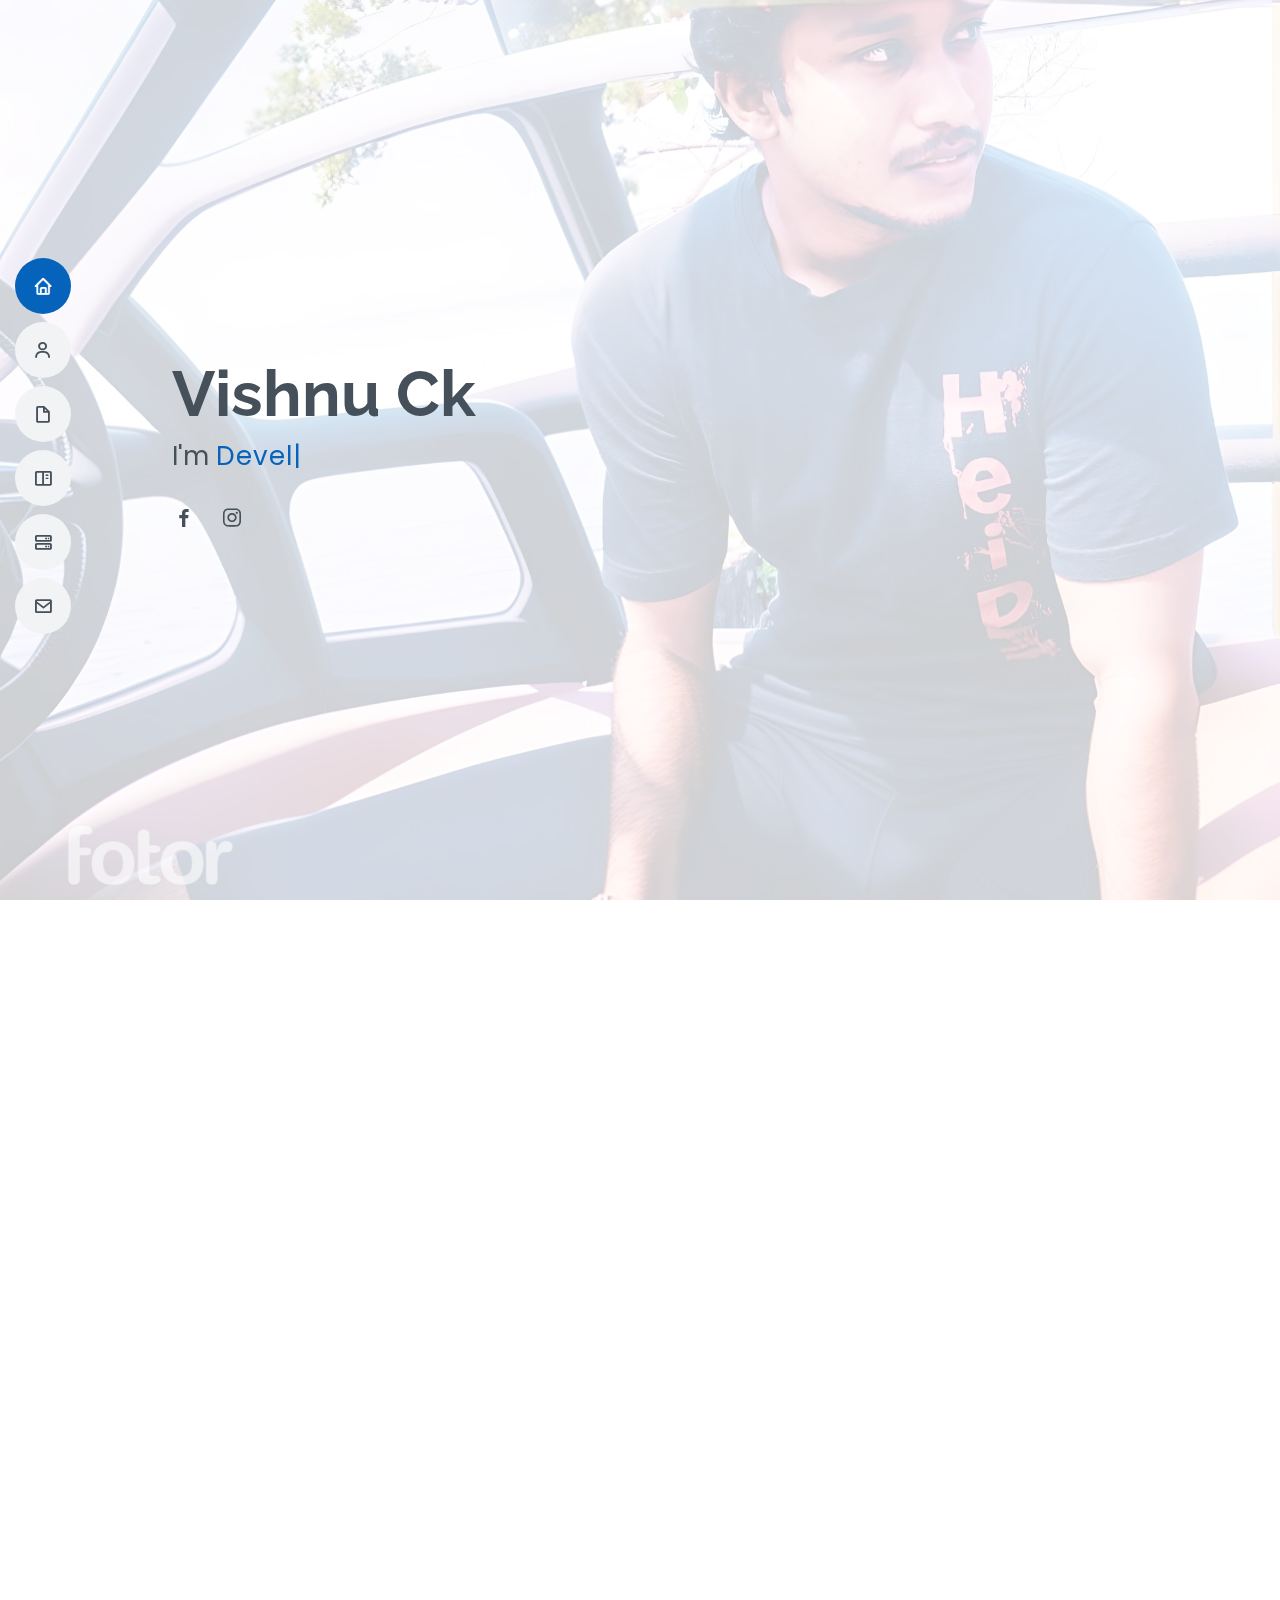
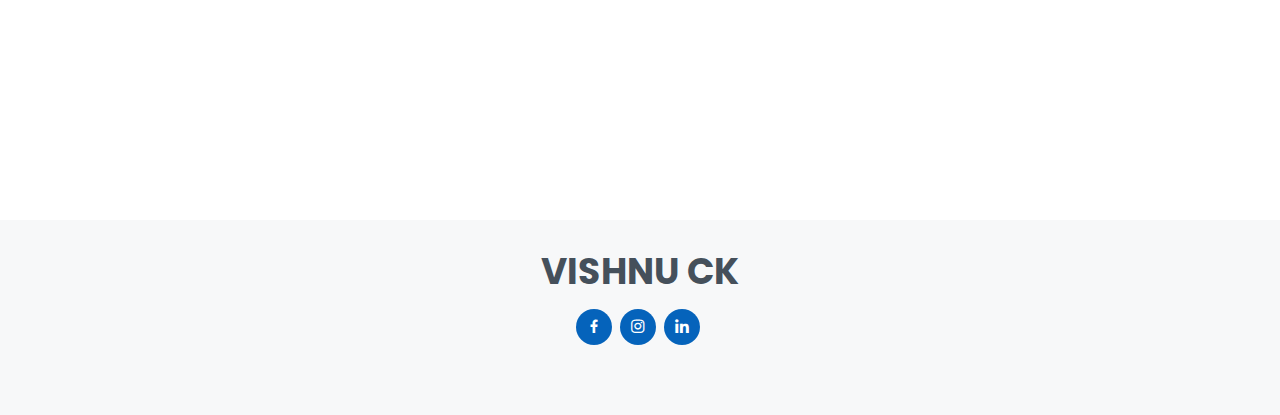
<file: index.html>
<!DOCTYPE html>
<html lang="en">

<head>
  <meta charset="utf-8">
  <meta content="width=device-width, initial-scale=1.0" name="viewport">

  <title>vishnu ck</title>
  <meta content="" name="description">
  <meta content="" name="keywords">

  <!-- Favicons -->
  <link href="profile.jpg" rel="icon">
  <link href="assets/img/apple-touch-icon.png" rel="apple-touch-icon">

  <!-- Google Fonts -->
  <link
    href="https://fonts.googleapis.com/css?family=Open+Sans:300,300i,400,400i,600,600i,700,700i|Raleway:300,300i,400,400i,500,500i,600,600i,700,700i|Poppins:300,300i,400,400i,500,500i,600,600i,700,700i"
    rel="stylesheet">

  <!-- Vendor CSS Files -->
  <link href="assets/vendor/aos/aos.css" rel="stylesheet">
  <link href="assets/vendor/bootstrap/css/bootstrap.min.css" rel="stylesheet">
  <link href="assets/vendor/bootstrap-icons/bootstrap-icons.css" rel="stylesheet">
  <link href="assets/vendor/boxicons/css/boxicons.min.css" rel="stylesheet">
  <link href="assets/vendor/glightbox/css/glightbox.min.css" rel="stylesheet">
  <link href="assets/vendor/swiper/swiper-bundle.min.css" rel="stylesheet">

  <!-- Template Main CSS File -->
  <link href="assets/css/style.css" rel="stylesheet">

  <!-- =======================================================
  * Template Name: MyResume - v4.5.0
  * Template URL: https://bootstrapmade.com/free-html-bootstrap-template-my-resume/
  * Author: BootstrapMade.com
  * License: https://bootstrapmade.com/license/
  ======================================================== -->
</head>

<body>

  <!-- ======= Mobile nav toggle button ======= -->
  <!-- <button type="button" class="mobile-nav-toggle d-xl-none"><i class="bi bi-list mobile-nav-toggle"></i></button> -->
  <i class="bi bi-list mobile-nav-toggle d-xl-none"></i>
  <!-- ======= Header ======= -->
  <header id="header" class="d-flex flex-column justify-content-center">

    <nav id="navbar" class="navbar nav-menu">
      <ul>
        <li><a href="#hero" class="nav-link scrollto active"><i class="bx bx-home"></i> <span>Home</span></a></li>
        <li><a href="#about" class="nav-link scrollto"><i class="bx bx-user"></i> <span>About</span></a></li>
        <li><a href="#resume" class="nav-link scrollto"><i class="bx bx-file-blank"></i> <span>Resume</span></a></li>
        <li><a href="#portfolio" class="nav-link scrollto"><i class="bx bx-book-content"></i> <span>Portfolio</span></a>
        </li>
        <li><a href="#services" class="nav-link scrollto"><i class="bx bx-server"></i> <span>Services</span></a></li>
        <li><a href="#contact" class="nav-link scrollto"><i class="bx bx-envelope"></i> <span>Contact</span></a></li>
      </ul>
    </nav><!-- .nav-menu -->

  </header><!-- End Header -->

  <!-- ======= Hero Section ======= -->
  <section id="hero" class="d-flex flex-column justify-content-center">
    <div class="container" data-aos="zoom-in" data-aos-delay="100">
      <h1>Vishnu Ck</h1>
      <p>I'm <span class="typed" data-typed-items="Developer"></span></p>
      <div class="social-links">

        <a href="https://www.facebook.com/vishnu.ck.98/" class="facebook"><i class="bx bxl-facebook"></i></a>
        <a href="https://www.instagram.com/amck666/" class="instagram"><i class="bx bxl-instagram"></i></a>

      </div>
    </div>
  </section><!-- End Hero -->

  <main id="main">

    <!-- ======= About Section ======= -->
    <section id="about" class="about">
      <div class="container" data-aos="fade-up">

        <div class="section-title">
          <h2>About</h2>
          <p>I'am Vishnu ck from kerala,India .In 2019 Iam completed my diploma education in automobile engineering.My
            higher secondary education in computer science from Govt.boys hss Aluva.Iam very much interested in tech
            field like web development .

          </p>
        </div>

        <div class="row">
          <div class="col-lg-4">
            <img src="assets/img/portfolio/Vishnu ck Pic.jpg" class="img-fluid" alt="">
          </div>
          <div class="col-lg-8 pt-4 pt-lg-0 content">
            <h3>Web Developer.</h3>
            <p class="fst-italic">

            </p>
            <div class="row">
              <div class="col-lg-6">
                <ul>
                  <li><i class="bi bi-chevron-right"></i> <strong>Birthday:</strong> <span>8 Sep 1997</span></li>
                  <li><i class="bi bi-chevron-right"></i> <strong>Website:</strong> <span>www.vishnuck.com</span></li>
                  <li><i class="bi bi-chevron-right"></i> <strong>Phone:</strong> <span>8089640685</span></li>
                  <li><i class="bi bi-chevron-right"></i> <strong>City:</strong> <span>Kerala, INDIA</span></li>
                </ul>
              </div>
              <div class="col-lg-6">
                <ul>
                  <li><i class="bi bi-chevron-right"></i> <strong>Age:</strong> <span>26</span></li>
                  <li><i class="bi bi-chevron-right"></i> <strong>Degree:</strong> <span>DIPLOMA in Automobile
                      Engineering</span></li>
                  <li><i class="bi bi-chevron-right"></i> <strong>Email:</strong> <span>vishnuck464@gmail.com</span>
                  </li>
                  <li><i class="bi bi-chevron-right"></i> <strong>Freelance:</strong> <span>Available</span></li>
                </ul>
              </div>
            </div>
            <p>
              I'am worked as a automobile trainee in luxus motors after that i was worked in amazon delivery hub and
              also worked as a amazon delivery boy.while i am working in amazon godown iam interested in tech field then
              started learn basic of programming.I got a youtube channel Brototype.The specialist of this Brototype is
              there no teacher student programing system.I got a seat in Brocamp and am started to self learning.Now i
              have been studing in Brocamp,day by day am improving my knowledge in programming.My stack is MERN
            </p>
          </div>
        </div>

      </div>
    </section><!-- End About Section -->

    <!-- ======= Facts Section ======= -->
    <section id="facts" class="facts">
      <div class="container" data-aos="fade-up">

        <div class="section-title">
          <h2>Facts</h2>

        </div>

        <div class="row">

          <div class="col-lg-3 col-md-6">
            <div class="count-box">
              <i class="bi bi-emoji-smile"></i>
              <span data-purecounter-start="0" data-purecounter-end="15" data-purecounter-duration="1"
                class="purecounter"></span>
              <p>Happy Clients</p>
            </div>
          </div>

          <div class="col-lg-3 col-md-6 mt-5 mt-md-0">
            <div class="count-box">
              <i class="bi bi-journal-richtext"></i>
              <span data-purecounter-start="0" data-purecounter-end="10" data-purecounter-duration="1"
                class="purecounter"></span>
              <p>Projects</p>
            </div>
          </div>

          <div class="col-lg-3 col-md-6 mt-5 mt-lg-0">
            <div class="count-box">
              <i class="bi bi-headset"></i>
              <span data-purecounter-start="0" data-purecounter-end="1463" data-purecounter-duration="1"
                class="purecounter"></span>
              <p>Hours Of Support</p>
            </div>
          </div>

          <div class="col-lg-3 col-md-6 mt-5 mt-lg-0">
            <div class="count-box">
              <i class="bi bi-award"></i>
              <span data-purecounter-start="0" data-purecounter-end="2" data-purecounter-duration="1"
                class="purecounter"></span>
              <p>Awards</p>
            </div>
          </div>

        </div>

      </div>
    </section><!-- End Facts Section -->

    <!-- ======= Skills Section ======= -->
    <section id="skills" class="skills section-bg">
      <div class="container" data-aos="fade-up">

        <div class="section-title">
          <h2>Skills</h2>
        </div>

        <div class="row skills-content">

          <div class="col-lg-6">

            <div class="progress">
              <span class="skill">HTML <i class="val">50%</i></span>
              <div class="progress-bar-wrap">
                <div class="progress-bar" role="progressbar" aria-valuenow="100" aria-valuemin="0" aria-valuemax="100">
                </div>
              </div>
            </div>

            <div class="progress">
              <span class="skill">CSS <i class="val">50%</i></span>
              <div class="progress-bar-wrap">
                <div class="progress-bar" role="progressbar" aria-valuenow="90" aria-valuemin="0" aria-valuemax="100">
                </div>
              </div>
            </div>

            <div class="progress">
              <span class="skill">NODEJS<i class="val">75%</i></span>
              <div class="progress-bar-wrap">
                <div class="progress-bar" role="progressbar" aria-valuenow="75" aria-valuemin="0" aria-valuemax="100">
                </div>
              </div>
            </div>

          </div>

          <div class="col-lg-6">

            <div class="progress">
              <span class="skill">MONGODB <i class="val">70%</i></span>
              <div class="progress-bar-wrap">
                <div class="progress-bar" role="progressbar" aria-valuenow="80" aria-valuemin="0" aria-valuemax="100">
                </div>
              </div>
            </div>

            <div class="progress">
              <span class="skill">EXPRESS <i class="val">90%</i></span>
              <div class="progress-bar-wrap">
                <div class="progress-bar" role="progressbar" aria-valuenow="90" aria-valuemin="0" aria-valuemax="100">
                </div>
              </div>
            </div>


          </div>

        </div>

      </div>
    </section><!-- End Skills Section -->

    <!-- ======= Resume Section ======= -->
    <section id="resume" class="resume">
      <div class="container" data-aos="fade-up">

        <div class="section-title">
          <h2>Resume</h2>
          <p>I'am Vishnu ck from kerala,India .In 2019 Iam completed my diploma education in automobile engineering.My
            higher secondary education in computer science from Govt.boys hss Aluva.Iam very much interested in tech
            field like web development.
          </p>
        </div>

        <div class="row">
          <div class="col-lg-6">
            <h3 class="resume-title">Sumary</h3>
            <div class="resume-item pb-0">
              <h4>Vishnu Ck</h4>
              <p><em>Iam a automobile engineer and Now am working as NodeJs Developer</em></p>
              <ul>
                <li>Panayikulam,Ernakulam,Kerala INDIA</li>
                <li>8089640695</li>
                <li>vishnuck464@gmail.com</li>
              </ul>
            </div>

            <h3 class="resume-title">Education</h3>
            <div class="resume-item">
              <h4>HIGHER SECONDARY </h4>
              <h5>2014 - 2016</h5>
              <p><em> Govt.Boys Higher Secondary School,Aluva, Kerala</em></p>
              <p>I studied computer science in hse</p>
            </div>
            <div class="resume-item">
              <h4>Diploma in Automobile Engineering</h4>
              <h5>2016 - 2019</h5>
              <p><em>Govt.Polytechnic college Kalamassery</em></p>
              <p></p>
            </div>
          </div>
          <div class="col-lg-6">
            <h3 class="resume-title">Professional Experience</h3>
            <div class="resume-item">
              <h4>Automobile Trainee</h4>
              <h5>2019 - 2020</h5>
              <p><em>Luxus Motors, Cheranaloor, Kochi</em></p>
              <ul>
                <li>Worked as a mechanical trainee</li>

              </ul>
            </div>
            <div class="resume-item">
              <h4>Web developer</h4>
              <h5>2023 - Present</h5>
              <p><em> Brototype,Kochi, kerala </em></p>
              <ul>
                <li>Lead in the design, development, and implementation of the graphic, layout, and production
                  communication materials</li>
                <li>In Brocamp Iam work with many projects like netflix clone,facebook,linkedin etc</li>
                <li>Supervise the assessment of all graphic materials in order to ensure quality and accuracy of the web
                  development</li>

              </ul>
            </div>

          </div>
        </div>

      </div>
    </section><!-- End Resume Section -->

    <!-- ======= Portfolio Section ======= -->
    <section id="portfolio" class="portfolio section-bg">
      <div class="container" data-aos="fade-up">

        <div class="section-title">
          <h2>Portfolio</h2>
          <p>Need a NodeJs developer ? I'm a full stack developer having 2 years of experience. I'm expert in react js
            development with express.js, node.js, mongodb. If you need a custom web application then you are on a right
            place.

          </p>
        </div>

        <div class="row">
          <div class="col-lg-12 d-flex justify-content-center" data-aos="fade-up" data-aos-delay="100">
            <ul id="portfolio-flters">
              <li data-filter="*" class="filter-active">All</li>
              <li data-filter=".filter-app">App</li>

              <li data-filter=".filter-web">Web</li>
            </ul>
          </div>
        </div>

        <div class="row portfolio-container" data-aos="fade-up" data-aos-delay="200">

          <div class="col-lg-4 col-md-6 portfolio-item filter-app">
            <div class="portfolio-wrap">
              <img src="netflixCover.png" class="img-fluid" alt="">
              <div class="portfolio-info">
                <h4>Netflix</h4>
                <p>App</p>
                <div class="portfolio-links">

                  <a href="netflix-detail.html" class="portfolio-details-lightbox" data-glightbox="type: external"
                    title="Portfolio Details"><i class="bx bx-link"></i></a>
                </div>
              </div>
            </div>
          </div>

          <div class="col-lg-4 col-md-6 portfolio-item filter-web">
            <div class="portfolio-wrap">
              <img src="fbcover.png" class="img-fluid" alt="">
              <div class="portfolio-info">
                <h4>Facebook</h4>
                <p>Web</p>
                <div class="portfolio-links">

                  <a href="facebook-details.html" class="portfolio-details-lightbox" data-glightbox="type: external"
                    title="Portfolio Details"><i class="bx bx-link"></i></a>
                </div>
              </div>
            </div>
          </div>

          <div class="col-lg-4 col-md-6 portfolio-item filter-app">
            <div class="portfolio-wrap">
              <img src="linkedinCover.png" class="img-fluid" alt="">
              <div class="portfolio-info">
                <h4>LinkedIn</h4>
                <p>App</p>
                <div class="portfolio-links">

                  <a href="linkedIn-details.html" class="portfolio-details-lightbox" data-glightbox="type: external"
                    title="Portfolio Details"><i class="bx bx-link"></i></a>
                </div>
              </div>
            </div>
          </div>





        </div>

      </div>
    </section><!-- End Portfolio Section -->

    <!-- ======= Services Section ======= -->
    <section id="services" class="services">
      <div class="container" data-aos="fade-up">

        <div class="section-title">
          <h2>Services</h2>
          <p>We help our customers identify their most significant business opportunities and capitalize on them through
            our excellent services.</p>
        </div>

        <div class="row">

          <div class="col-lg-4 col-md-6 d-flex align-items-stretch" data-aos="zoom-in" data-aos-delay="100">
            <div class="icon-box iconbox-blue">
              <div class="icon">
                <svg width="100" height="100" viewBox="0 0 600 600" xmlns="http://www.w3.org/2000/svg">
                  <path stroke="none" stroke-width="0" fill="#f5f5f5"
                    d="M300,521.0016835830174C376.1290562159157,517.8887921683347,466.0731472004068,529.7835943286574,510.70327084640275,468.03025145048787C554.3714126377745,407.6079735673963,508.03601936045806,328.9844924480964,491.2728898941984,256.3432110539036C474.5976632858925,184.082847569629,479.9380746630129,96.60480741107993,416.23090153303,58.64404602377083C348.86323505073057,18.502131276798302,261.93793281208167,40.57373210992963,193.5410806939664,78.93577620505333C130.42746243093433,114.334589627462,98.30271207620316,179.96522072025542,76.75703585869454,249.04625023123273C51.97151888228291,328.5150500222984,13.704378332031375,421.85034740162234,66.52175969318436,486.19268352777647C119.04800174914682,550.1803526380478,217.28368757567262,524.383925680826,300,521.0016835830174">
                  </path>
                </svg>
                <i class="bx bxl-dribbble"></i>
              </div>
              <h4><a href="">Web Development</a></h4>
              <p> I am a pro NodeJs Developer for a long time. I can build backend APIs with NodeJs.</p>
            </div>
          </div>

          <div class="col-lg-4 col-md-6 d-flex align-items-stretch mt-4" data-aos="zoom-in" data-aos-delay="200">
            <div class="icon-box iconbox-red">
              <div class="icon">
                <svg width="100" height="100" viewBox="0 0 600 600" xmlns="http://www.w3.org/2000/svg">
                  <path stroke="none" stroke-width="0" fill="#f5f5f5"
                    d="M300,532.3542879108572C369.38199826031484,532.3153073249985,429.10787420159085,491.63046689027357,474.5244479745417,439.17860296908856C522.8885846962883,383.3225815378663,569.1668002868075,314.3205725914397,550.7432151929288,242.7694973846089C532.6665558377875,172.5657663291529,456.2379748765914,142.6223662098291,390.3689995646985,112.34683881706744C326.66090330228417,83.06452184765237,258.84405631176094,53.51806209861945,193.32584062364296,78.48882559362697C121.61183558270385,105.82097193414197,62.805066853699245,167.19869350419734,48.57481801355237,242.6138429142374C34.843463184063346,315.3850353017275,76.69343916112496,383.4422959591041,125.22947124332185,439.3748458443577C170.7312796277747,491.8107796887764,230.57421082200815,532.3932930995766,300,532.3542879108572">
                  </path>
                </svg>
                <i class="bx bx-slideshow"></i>
              </div>
              <h4><a href="">Custom pc
                </a></h4>
              <p>Want a custom PC Built? Treat yourself! I'm here to build your dream machine! </p>
            </div>
          </div>



        </div>

      </div>
    </section><!-- End Services Section -->

    <!-- ======= Testimonials Section ======= -->


    <!-- ======= Contact Section ======= -->
    <section id="contact" class="contact">
      <div class="container" data-aos="fade-up">

        <div class="section-title">
          <h2>Contact</h2>
        </div>

        <div class="row mt-1">

          <div class="col-lg-4">
            <div class="info">
              <div class="address">
                <i class="bi bi-geo-alt"></i>
                <h4>Location:</h4>
                <p>Panayikulam,kerala,India 683511</p>
              </div>

              <div class="email">
                <i class="bi bi-envelope"></i>
                <h4>Email:</h4>
                <p>vishnuck464@gmail.com</p>
              </div>

              <div class="phone">
                <i class="bi bi-phone"></i>
                <h4>Call:</h4>
                <p>8089640625</p>
              </div>

            </div>

          </div>

          <div class="col-lg-8 mt-5 mt-lg-0">

            <form role="form" class="php-email-form" id="php-email-form">
              <div class="row">
                <div class="col-md-6 form-group">
                  <input type="text" name="name" class="form-control" id="name" placeholder="Your Name">
                </div>
                <div class="col-md-6 form-group mt-3 mt-md-0">
                  <input type="email" class="form-control" name="email" id="email" placeholder="Your Email">
                </div>
              </div>
              <div class="form-group mt-3">
                <input type="text" class="form-control" name="subject" id="subject" placeholder="Subject">
              </div>
              <div class="form-group mt-3">
                <textarea class="form-control" name="message" rows="5" placeholder="Message" id="mg5"></textarea>
              </div>
              <div class="my-3">
                <!-- <div  class="loading">Loading</div> -->
                <div id="error-message" class="error-message">All fields are required</div>
                <div id="sent-message" class="sent-message">Your message has been sent. Thank you!</div>
              </div>
              <div class="text-center"><button type="submit">Send Message</button></div>
            </form>

          </div>

        </div>

      </div>
    </section><!-- End Contact Section -->

  </main><!-- End #main -->

  <!-- ======= Footer ======= -->
  <footer id="footer">
    <div class="container">
      <h3>VISHNU CK</h3>

      <div class="social-links">

        <a href="https://www.facebook.com/vishnu.ck.98/" class="facebook"><i class="bx bxl-facebook"></i></a>
        <a href="https://www.instagram.com/amck666/" class="instagram"><i class="bx bxl-instagram"></i></a>

        <a href="https://www.linkedin.com/" class="linkedin"><i class="bx bxl-linkedin"></i></a>
      </div>

      <div class="credits">
        <!-- All the links in the footer should remain intact. -->
        <!-- You can delete the links only if you purchased the pro version. -->
        <!-- Licensing information: [license-url] -->
        <!-- Purchase the pro version with working PHP/AJAX contact form: https://bootstrapmade.com/free-html-bootstrap-template-my-resume/ -->

      </div>
    </div>
  </footer><!-- End Footer -->

  <div id="preloader"></div>
  <a href="#" class="back-to-top d-flex align-items-center justify-content-center"><i
      class="bi bi-arrow-up-short"></i></a>

  <!-- Vendor JS Files -->
  <script src="assets/vendor/aos/aos.js"></script>
  <script src="assets/vendor/bootstrap/js/bootstrap.bundle.min.js"></script>
  <script src="assets/vendor/glightbox/js/glightbox.min.js"></script>
  <script src="assets/vendor/isotope-layout/isotope.pkgd.min.js"></script>
  <!-- <script src="assets/vendor/php-email-form/validate.js"></script> -->
  <script src="assets/vendor/purecounter/purecounter.js"></script>
  <script src="assets/vendor/swiper/swiper-bundle.min.js"></script>
  <script src="assets/vendor/typed.js/typed.min.js"></script>
  <script src="assets/vendor/waypoints/noframework.waypoints.js"></script>

  <!-- Template Main JS File -->
  <script src="assets/js/main.js"></script>
  <script>
    let contactForm = document.getElementById("php-email-form")
    contactForm.addEventListener("submit", (e) => {
      e.preventDefault()

      let name = document.getElementById("name");
      let email = document.getElementById("email");
      let subject = document.getElementById("subject");
      let message = document.getElementById("mg5");
      let error = document.getElementById("error-message")
      let success = document.getElementById("sent-message")
      let formControl=document.querySelectorAll("form-control")
      
      if (name.value == "" || email.value == "" || subject.value == "" || message.value == "") {
       
        if (name.value == '') {
          name.classList.add('error')
        }
        if (email.value == '') {
          email.classList.add('error')
        }
        if (subject.value == '') {
          subject.classList.add('error')
        }
        if (message.value == '') {
          message.classList.add('error')
        }

      
        error.style.display = "block"
      }
      else {
        error.style.display = "none"
        success.style.display = "block"
         setTimeout(() => {
          location.reload()
         },1000);
   



      }


    })
  </script>

</body>

</html>
</file>
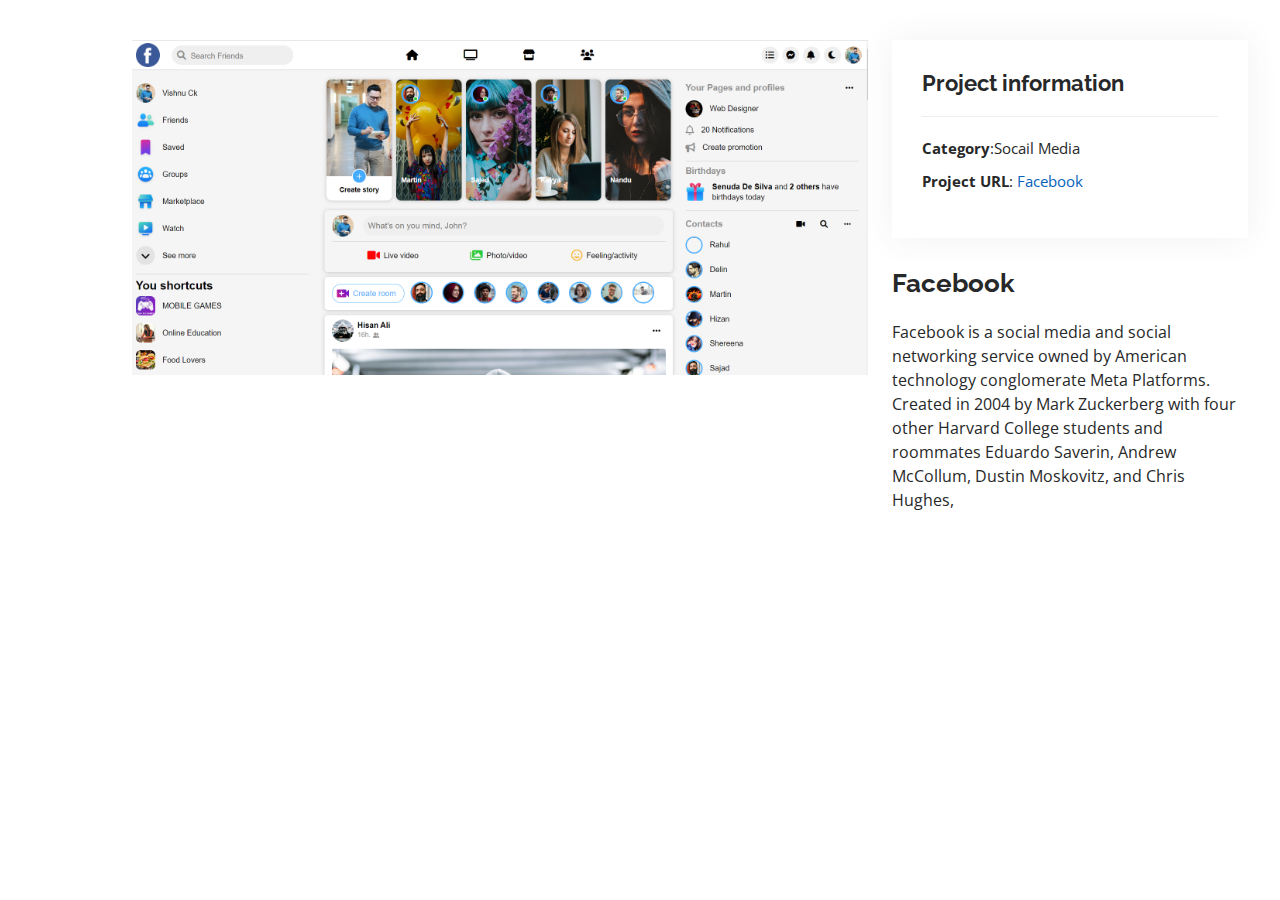
<file: facebook-details.html>
<!DOCTYPE html>
<html lang="en">

<head>
  <meta charset="utf-8">
  <meta content="width=device-width, initial-scale=1.0" name="viewport">

  <title>Portfolio Details - Personal Bootstrap Template</title>
  <meta content="" name="description">
  <meta content="" name="keywords">

  <!-- Favicons -->
  <link href="assets/img/favicon.png" rel="icon">
  <link href="assets/img/apple-touch-icon.png" rel="apple-touch-icon">

  <!-- Google Fonts -->
  <link href="https://fonts.googleapis.com/css?family=Open+Sans:300,300i,400,400i,600,600i,700,700i|Raleway:300,300i,400,400i,500,500i,600,600i,700,700i|Poppins:300,300i,400,400i,500,500i,600,600i,700,700i" rel="stylesheet">

  <!-- Vendor CSS Files -->
  <link href="assets/vendor/aos/aos.css" rel="stylesheet">
  <link href="assets/vendor/bootstrap/css/bootstrap.min.css" rel="stylesheet">
  <link href="assets/vendor/bootstrap-icons/bootstrap-icons.css" rel="stylesheet">
  <link href="assets/vendor/boxicons/css/boxicons.min.css" rel="stylesheet">
  <link href="assets/vendor/glightbox/css/glightbox.min.css" rel="stylesheet">
  <link href="assets/vendor/swiper/swiper-bundle.min.css" rel="stylesheet">

  <!-- Template Main CSS File -->
  <link href="assets/css/style.css" rel="stylesheet">

  <!-- =======================================================
  * Template Name: MyResume - v4.5.0
  * Template URL: https://bootstrapmade.com/free-html-bootstrap-template-my-resume/
  * Author: BootstrapMade.com
  * License: https://bootstrapmade.com/license/
  ======================================================== -->
</head>

<body>

  <main id="main">

    <!-- ======= Portfolio Details Section ======= -->
    <section id="portfolio-details" class="portfolio-details">
      <div class="container">

        <div class="row gy-4">

          <div class="col-lg-8">
            <div class="portfolio-details-slider swiper">
              <div class="swiper-wrapper align-items-center">

                <div class="swiper-slide">
                  <img src="fbcover.png" alt="">
                </div>

               

              </div>
              <div class="swiper-pagination"></div>
            </div>
          </div>

          <div class="col-lg-4">
            <div class="portfolio-info">
              <h3>Project information</h3>
              <ul>
                <li><strong>Category</strong>:Socail Media</li>
                
                <li><strong>Project URL</strong>: <a href="https://ckck666.github.io/FB-clone/">Facebook</a></li>
              </ul>
            </div>
            <div class="portfolio-description">
              <h2>Facebook</h2>
              <p>
                Facebook is a social media and social networking service owned by American technology conglomerate Meta Platforms. Created in 2004 by Mark Zuckerberg with four other Harvard College students and roommates Eduardo Saverin, Andrew McCollum, Dustin Moskovitz, and Chris Hughes, 
              </p>
            </div>
          </div>

        </div>

      </div>
    </section><!-- End Portfolio Details Section -->

  </main><!-- End #main -->

  <div id="preloader"></div>
  <a href="#" class="back-to-top d-flex align-items-center justify-content-center"><i class="bi bi-arrow-up-short"></i></a>

  <!-- Vendor JS Files -->
  <script src="assets/vendor/aos/aos.js"></script>
  <script src="assets/vendor/bootstrap/js/bootstrap.bundle.min.js"></script>
  <script src="assets/vendor/glightbox/js/glightbox.min.js"></script>
  <script src="assets/vendor/isotope-layout/isotope.pkgd.min.js"></script>
  <script src="assets/vendor/php-email-form/validate.js"></script>
  <script src="assets/vendor/purecounter/purecounter.js"></script>
  <script src="assets/vendor/swiper/swiper-bundle.min.js"></script>
  <script src="assets/vendor/typed.js/typed.min.js"></script>
  <script src="assets/vendor/waypoints/noframework.waypoints.js"></script>

  <!-- Template Main JS File -->
  <script src="assets/js/main.js"></script>

</body>

</html>
</file>
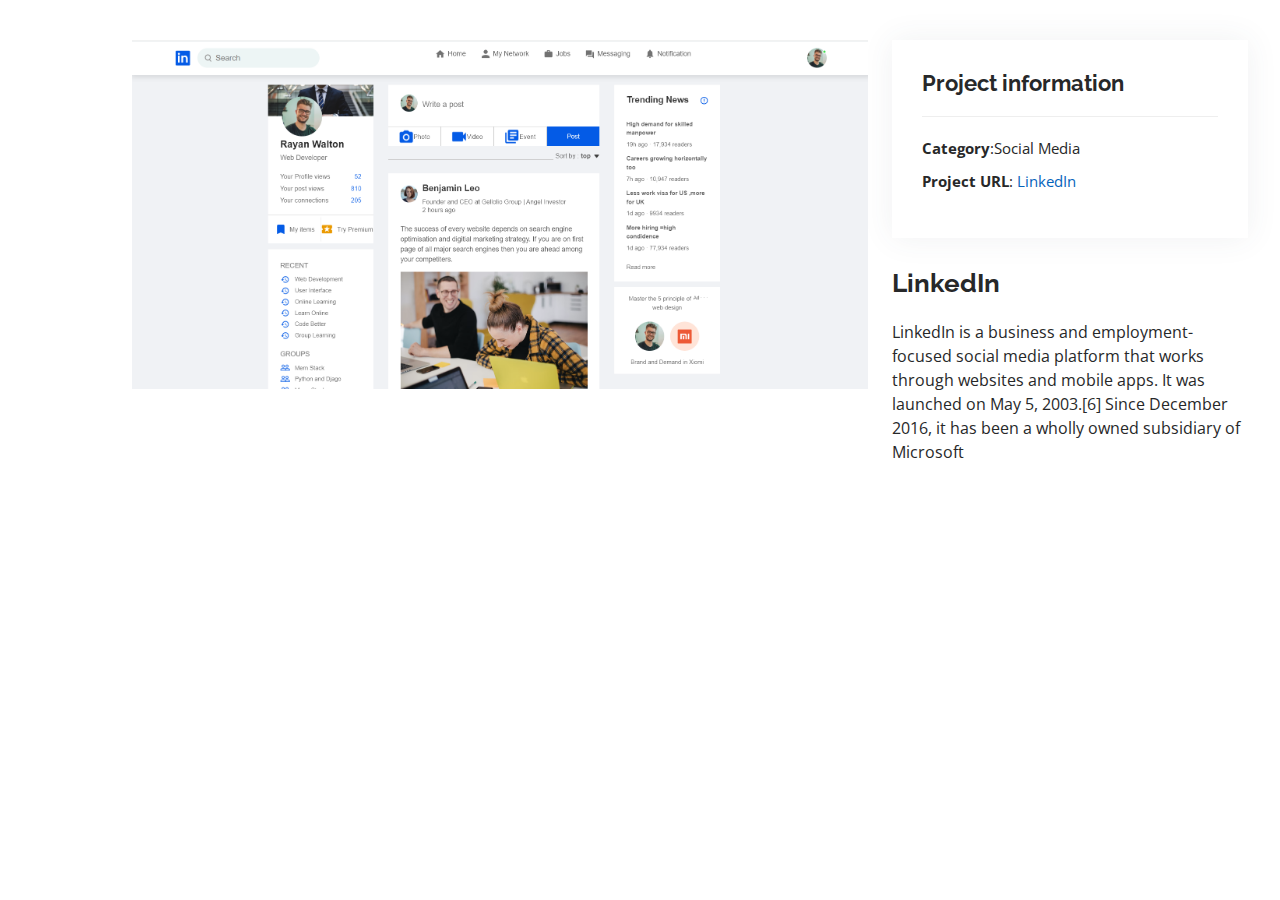
<file: linkedIn-details.html>
<!DOCTYPE html>
<html lang="en">

<head>
  <meta charset="utf-8">
  <meta content="width=device-width, initial-scale=1.0" name="viewport">

  <title>Portfolio Details - Personal Bootstrap Template</title>
  <meta content="" name="description">
  <meta content="" name="keywords">

  <!-- Favicons -->
  <link href="assets/img/favicon.png" rel="icon">
  <link href="assets/img/apple-touch-icon.png" rel="apple-touch-icon">

  <!-- Google Fonts -->
  <link href="https://fonts.googleapis.com/css?family=Open+Sans:300,300i,400,400i,600,600i,700,700i|Raleway:300,300i,400,400i,500,500i,600,600i,700,700i|Poppins:300,300i,400,400i,500,500i,600,600i,700,700i" rel="stylesheet">

  <!-- Vendor CSS Files -->
  <link href="assets/vendor/aos/aos.css" rel="stylesheet">
  <link href="assets/vendor/bootstrap/css/bootstrap.min.css" rel="stylesheet">
  <link href="assets/vendor/bootstrap-icons/bootstrap-icons.css" rel="stylesheet">
  <link href="assets/vendor/boxicons/css/boxicons.min.css" rel="stylesheet">
  <link href="assets/vendor/glightbox/css/glightbox.min.css" rel="stylesheet">
  <link href="assets/vendor/swiper/swiper-bundle.min.css" rel="stylesheet">

  <!-- Template Main CSS File -->
  <link href="assets/css/style.css" rel="stylesheet">

  <!-- =======================================================
  * Template Name: MyResume - v4.5.0
  * Template URL: https://bootstrapmade.com/free-html-bootstrap-template-my-resume/
  * Author: BootstrapMade.com
  * License: https://bootstrapmade.com/license/
  ======================================================== -->
</head>

<body>

  <main id="main">

    <!-- ======= Portfolio Details Section ======= -->
    <section id="portfolio-details" class="portfolio-details">
      <div class="container">

        <div class="row gy-4">

          <div class="col-lg-8">
            <div class="portfolio-details-slider swiper">
              <div class="swiper-wrapper align-items-center">

                <div class="swiper-slide">
                  <img src="linkedinCover.png" alt="">
                </div>

                

               

              </div>
              <div class="swiper-pagination"></div>
            </div>
          </div>

          <div class="col-lg-4">
            <div class="portfolio-info">
              <h3>Project information</h3>
              <ul>
                <li><strong>Category</strong>:Social Media</li>
              <li><strong>Project URL</strong>: <a href="https://ckck666.github.io/linkedIn-clone/">LinkedIn</a></li>
              </ul>
            </div>
            <div class="portfolio-description">
              <h2>LinkedIn</h2>
              <p>
                LinkedIn is a business and employment-focused social media platform that works through websites and mobile apps. It was launched on May 5, 2003.[6] Since December 2016, it has been a wholly owned subsidiary of Microsoft
              </p>
            </div>
          </div>

        </div>

      </div>
    </section><!-- End Portfolio Details Section -->

  </main><!-- End #main -->

  <div id="preloader"></div>
  <a href="#" class="back-to-top d-flex align-items-center justify-content-center"><i class="bi bi-arrow-up-short"></i></a>

  <!-- Vendor JS Files -->
  <script src="assets/vendor/aos/aos.js"></script>
  <script src="assets/vendor/bootstrap/js/bootstrap.bundle.min.js"></script>
  <script src="assets/vendor/glightbox/js/glightbox.min.js"></script>
  <script src="assets/vendor/isotope-layout/isotope.pkgd.min.js"></script>
  <script src="assets/vendor/php-email-form/validate.js"></script>
  <script src="assets/vendor/purecounter/purecounter.js"></script>
  <script src="assets/vendor/swiper/swiper-bundle.min.js"></script>
  <script src="assets/vendor/typed.js/typed.min.js"></script>
  <script src="assets/vendor/waypoints/noframework.waypoints.js"></script>

  <!-- Template Main JS File -->
  <script src="assets/js/main.js"></script>

</body>

</html>
</file>
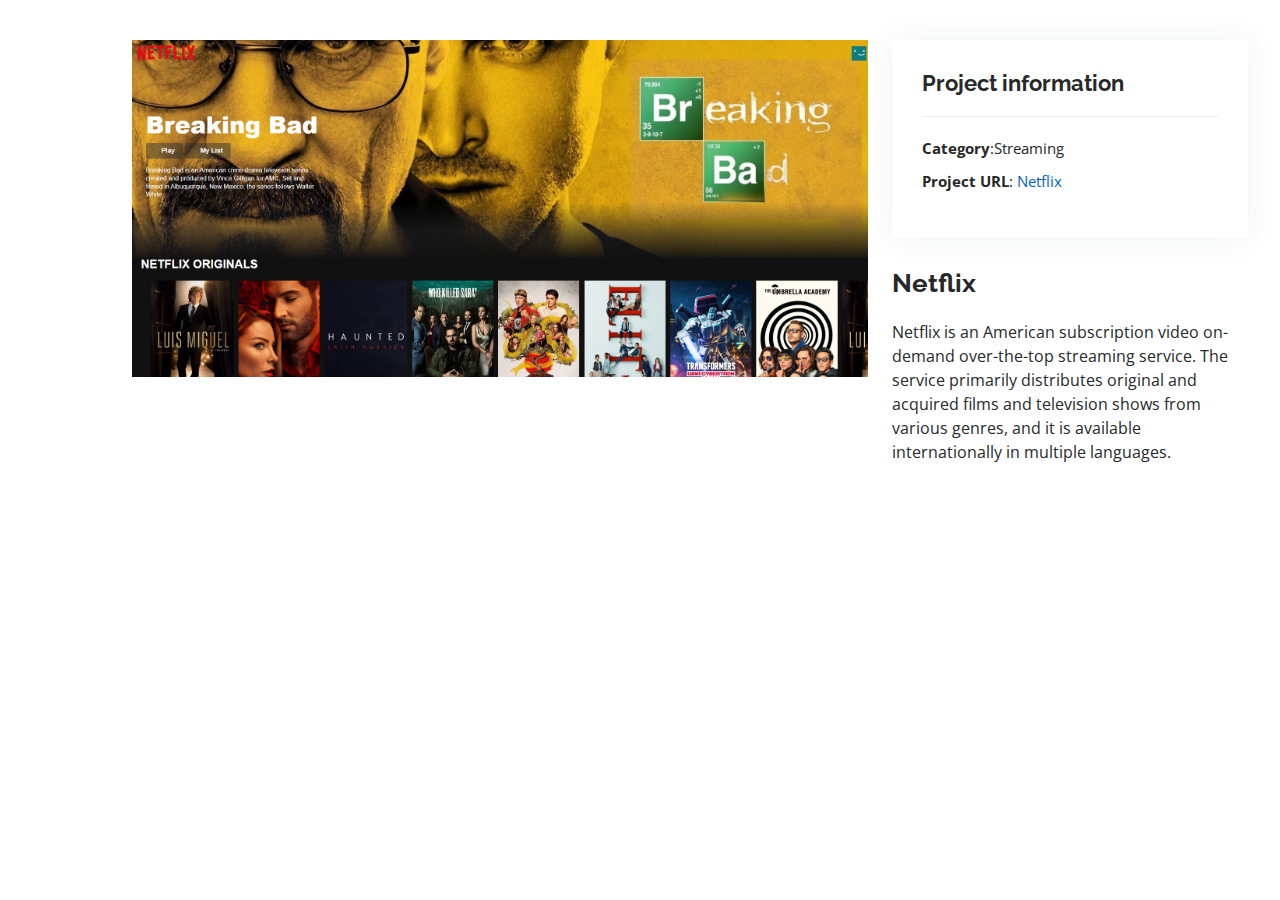
<file: netflix-detail.html>
<!DOCTYPE html>
<html lang="en">

<head>
  <meta charset="utf-8">
  <meta content="width=device-width, initial-scale=1.0" name="viewport">

  <title>Portfolio Details - Personal Bootstrap Template</title>
  <meta content="" name="description">
  <meta content="" name="keywords">

  <!-- Favicons -->
  <link href="assets/img/favicon.png" rel="icon">
  <link href="assets/img/apple-touch-icon.png" rel="apple-touch-icon">

  <!-- Google Fonts -->
  <link href="https://fonts.googleapis.com/css?family=Open+Sans:300,300i,400,400i,600,600i,700,700i|Raleway:300,300i,400,400i,500,500i,600,600i,700,700i|Poppins:300,300i,400,400i,500,500i,600,600i,700,700i" rel="stylesheet">

  <!-- Vendor CSS Files -->
  <link href="assets/vendor/aos/aos.css" rel="stylesheet">
  <link href="assets/vendor/bootstrap/css/bootstrap.min.css" rel="stylesheet">
  <link href="assets/vendor/bootstrap-icons/bootstrap-icons.css" rel="stylesheet">
  <link href="assets/vendor/boxicons/css/boxicons.min.css" rel="stylesheet">
  <link href="assets/vendor/glightbox/css/glightbox.min.css" rel="stylesheet">
  <link href="assets/vendor/swiper/swiper-bundle.min.css" rel="stylesheet">

  <!-- Template Main CSS File -->
  <link href="assets/css/style.css" rel="stylesheet">

  <!-- =======================================================
  * Template Name: MyResume - v4.5.0
  * Template URL: https://bootstrapmade.com/free-html-bootstrap-template-my-resume/
  * Author: BootstrapMade.com
  * License: https://bootstrapmade.com/license/
  ======================================================== -->
</head>

<body>

  <main id="main">

    <!-- ======= Portfolio Details Section ======= -->
    <section id="portfolio-details" class="portfolio-details">
      <div class="container">

        <div class="row gy-4">

          <div class="col-lg-8">
            <div class="portfolio-details-slider swiper">
              <div class="swiper-wrapper align-items-center">

                <div class="swiper-slide">
                  <img src="netflixCover.png" alt="">
                </div>

             
              </div>
              <div class="swiper-pagination"></div>
            </div>
          </div>

          <div class="col-lg-4">
            <div class="portfolio-info">
              <h3>Project information</h3>
              <ul>
                <li><strong>Category</strong>:Streaming</li>
                 <li><strong>Project URL</strong>: <a href="https://ckck666.github.io/netflix-brocamp/">Netflix</a></li>
              </ul>
            </div>
            <div class="portfolio-description">
              <h2>Netflix</h2>
              <p>
                Netflix is an American subscription video on-demand over-the-top streaming service. The service primarily distributes original and acquired films and television shows from various genres, and it is available internationally in multiple languages.
              </p>
            </div>
          </div>

        </div>

      </div>
    </section><!-- End Portfolio Details Section -->

  </main><!-- End #main -->

  <div id="preloader"></div>
  <a href="#" class="back-to-top d-flex align-items-center justify-content-center"><i class="bi bi-arrow-up-short"></i></a>

  <!-- Vendor JS Files -->
  <script src="assets/vendor/aos/aos.js"></script>
  <script src="assets/vendor/bootstrap/js/bootstrap.bundle.min.js"></script>
  <script src="assets/vendor/glightbox/js/glightbox.min.js"></script>
  <script src="assets/vendor/isotope-layout/isotope.pkgd.min.js"></script>
  <script src="assets/vendor/php-email-form/validate.js"></script>
  <script src="assets/vendor/purecounter/purecounter.js"></script>
  <script src="assets/vendor/swiper/swiper-bundle.min.js"></script>
  <script src="assets/vendor/typed.js/typed.min.js"></script>
  <script src="assets/vendor/waypoints/noframework.waypoints.js"></script>

  <!-- Template Main JS File -->
  <script src="assets/js/main.js"></script>

</body>

</html>
</file>
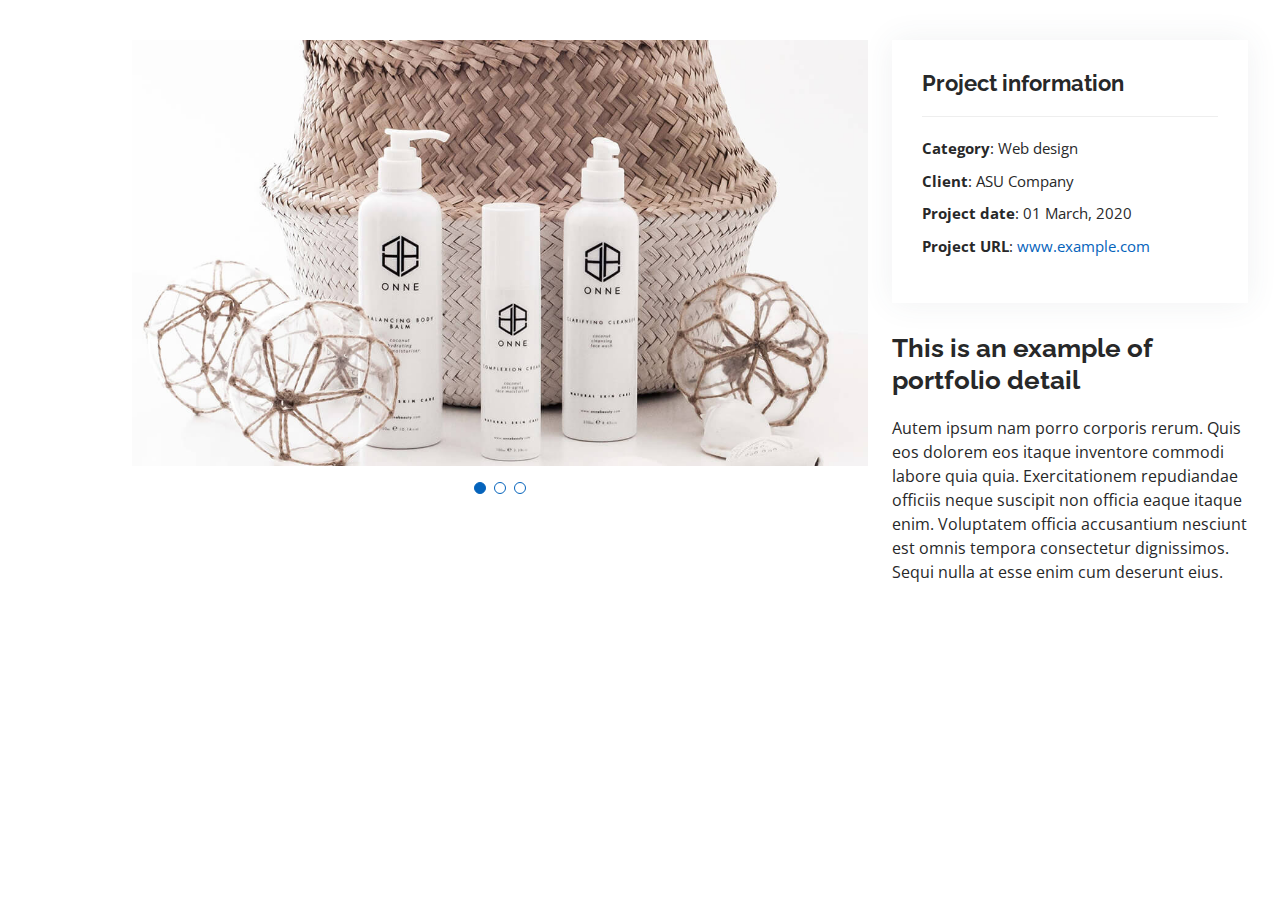
<file: portfolio-details.html>
<!DOCTYPE html>
<html lang="en">

<head>
  <meta charset="utf-8">
  <meta content="width=device-width, initial-scale=1.0" name="viewport">

  <title>Portfolio Details - Personal Bootstrap Template</title>
  <meta content="" name="description">
  <meta content="" name="keywords">

  <!-- Favicons -->
  <link href="assets/img/favicon.png" rel="icon">
  <link href="assets/img/apple-touch-icon.png" rel="apple-touch-icon">

  <!-- Google Fonts -->
  <link href="https://fonts.googleapis.com/css?family=Open+Sans:300,300i,400,400i,600,600i,700,700i|Raleway:300,300i,400,400i,500,500i,600,600i,700,700i|Poppins:300,300i,400,400i,500,500i,600,600i,700,700i" rel="stylesheet">

  <!-- Vendor CSS Files -->
  <link href="assets/vendor/aos/aos.css" rel="stylesheet">
  <link href="assets/vendor/bootstrap/css/bootstrap.min.css" rel="stylesheet">
  <link href="assets/vendor/bootstrap-icons/bootstrap-icons.css" rel="stylesheet">
  <link href="assets/vendor/boxicons/css/boxicons.min.css" rel="stylesheet">
  <link href="assets/vendor/glightbox/css/glightbox.min.css" rel="stylesheet">
  <link href="assets/vendor/swiper/swiper-bundle.min.css" rel="stylesheet">

  <!-- Template Main CSS File -->
  <link href="assets/css/style.css" rel="stylesheet">

  <!-- =======================================================
  * Template Name: MyResume - v4.5.0
  * Template URL: https://bootstrapmade.com/free-html-bootstrap-template-my-resume/
  * Author: BootstrapMade.com
  * License: https://bootstrapmade.com/license/
  ======================================================== -->
</head>

<body>

  <main id="main">

    <!-- ======= Portfolio Details Section ======= -->
    <section id="portfolio-details" class="portfolio-details">
      <div class="container">

        <div class="row gy-4">

          <div class="col-lg-8">
            <div class="portfolio-details-slider swiper">
              <div class="swiper-wrapper align-items-center">

                <div class="swiper-slide">
                  <img src="assets/img/portfolio/portfolio-details-1.jpg" alt="">
                </div>

                <div class="swiper-slide">
                  <img src="assets/img/portfolio/portfolio-details-2.jpg" alt="">
                </div>

                <div class="swiper-slide">
                  <img src="assets/img/portfolio/portfolio-details-3.jpg" alt="">
                </div>

              </div>
              <div class="swiper-pagination"></div>
            </div>
          </div>

          <div class="col-lg-4">
            <div class="portfolio-info">
              <h3>Project information</h3>
              <ul>
                <li><strong>Category</strong>: Web design</li>
                <li><strong>Client</strong>: ASU Company</li>
                <li><strong>Project date</strong>: 01 March, 2020</li>
                <li><strong>Project URL</strong>: <a href="#">www.example.com</a></li>
              </ul>
            </div>
            <div class="portfolio-description">
              <h2>This is an example of portfolio detail</h2>
              <p>
                Autem ipsum nam porro corporis rerum. Quis eos dolorem eos itaque inventore commodi labore quia quia. Exercitationem repudiandae officiis neque suscipit non officia eaque itaque enim. Voluptatem officia accusantium nesciunt est omnis tempora consectetur dignissimos. Sequi nulla at esse enim cum deserunt eius.
              </p>
            </div>
          </div>

        </div>

      </div>
    </section><!-- End Portfolio Details Section -->

  </main><!-- End #main -->

  <div id="preloader"></div>
  <a href="#" class="back-to-top d-flex align-items-center justify-content-center"><i class="bi bi-arrow-up-short"></i></a>

  <!-- Vendor JS Files -->
  <script src="assets/vendor/aos/aos.js"></script>
  <script src="assets/vendor/bootstrap/js/bootstrap.bundle.min.js"></script>
  <script src="assets/vendor/glightbox/js/glightbox.min.js"></script>
  <script src="assets/vendor/isotope-layout/isotope.pkgd.min.js"></script>
  <script src="assets/vendor/php-email-form/validate.js"></script>
  <script src="assets/vendor/purecounter/purecounter.js"></script>
  <script src="assets/vendor/swiper/swiper-bundle.min.js"></script>
  <script src="assets/vendor/typed.js/typed.min.js"></script>
  <script src="assets/vendor/waypoints/noframework.waypoints.js"></script>

  <!-- Template Main JS File -->
  <script src="assets/js/main.js"></script>

</body>

</html>
</file>
<file: assets/css/style.css>
/**
* Template Name: MyResume - v4.5.0
* Template URL: https://bootstrapmade.com/free-html-bootstrap-template-my-resume/
* Author: BootstrapMade.com
* License: https://bootstrapmade.com/license/
*/

/*--------------------------------------------------------------
# General
--------------------------------------------------------------*/
body {
 
  font-family: "Open Sans", sans-serif;
  color: #272829;
}

a {
  color: #0563bb;
  text-decoration: none;
}

a:hover {
  color: #067ded;
  text-decoration: none;
}

h1, h2, h3, h4, h5, h6 {
  font-family: "Raleway", sans-serif;
}

/*--------------------------------------------------------------
# Back to top button
--------------------------------------------------------------*/
.back-to-top {
  position: fixed;
  visibility: hidden;
  opacity: 0;
  right: 15px;
  bottom: 15px;
  z-index: 996;
  background: #0563bb;
  width: 40px;
  height: 40px;
  border-radius: 50px;
  transition: all 0.4s;
}
.back-to-top i {
  font-size: 28px;
  color: #fff;
  line-height: 0;
}
.back-to-top:hover {
  background: #0678e3;
  color: #fff;
}
.back-to-top.active {
  visibility: visible;
  opacity: 1;
}

/*--------------------------------------------------------------
# Preloader
--------------------------------------------------------------*/
#preloader {
  position: fixed;
  top: 0;
  left: 0;
  right: 0;
  bottom: 0;
  z-index: 9999;
  overflow: hidden;
  background: #fff;
}

#preloader:before {
  content: "";
  position: fixed;
  top: calc(50% - 30px);
  left: calc(50% - 30px);
  border: 6px solid #0563bb;
  border-top-color: #fff;
  border-bottom-color: #fff;
  border-radius: 50%;
  width: 60px;
  height: 60px;
  -webkit-animation: animate-preloader 1s linear infinite;
  animation: animate-preloader 1s linear infinite;
}

@-webkit-keyframes animate-preloader {
  0% {
    transform: rotate(0deg);
  }
  100% {
    transform: rotate(360deg);
  }
}

@keyframes animate-preloader {
  0% {
    transform: rotate(0deg);
  }
  100% {
    transform: rotate(360deg);
  }
}
/*--------------------------------------------------------------
# Disable aos animation delay on mobile devices
--------------------------------------------------------------*/
@media screen and (max-width: 768px) {
  [data-aos-delay] {
    transition-delay: 0 !important;
  }
}
/*--------------------------------------------------------------
# Header
--------------------------------------------------------------*/
#header {
  position: fixed;
  top: 0;
  left: 0;
  bottom: 0;
  z-index: 9997;
  transition: all 0.5s;
  padding: 15px;
  overflow-y: auto;
}
@media (max-width: 992px) {
  #header {
    width: 300px;
    background: #fff;
    border-right: 1px solid #e6e9ec;
    left: -300px;
  }
}

@media (min-width: 992px) {
  #main {
    margin-left: 100px;
  }
}
/*--------------------------------------------------------------
# Navigation Menu
--------------------------------------------------------------*/
/**
* Desktop Navigation 
*/
.nav-menu {
  padding: 0;
  display: block;
}
.nav-menu * {
  margin: 0;
  padding: 0;
  list-style: none;
}
.nav-menu > ul > li {
  position: relative;
  white-space: nowrap;
}
.nav-menu a, .nav-menu a:focus {
  display: flex;
  align-items: center;
  color: #45505b;
  padding: 10px 18px;
  margin-bottom: 8px;
  transition: 0.3s;
  font-size: 15px;
  border-radius: 50px;
  background: #f2f3f5;
  height: 56px;
  width: 100%;
  overflow: hidden;
  transition: 0.3s;
}
.nav-menu a i, .nav-menu a:focus i {
  font-size: 20px;
}
.nav-menu a span, .nav-menu a:focus span {
  padding: 0 5px 0 7px;
  color: #45505b;
}
@media (min-width: 992px) {
  .nav-menu a, .nav-menu a:focus {
    width: 56px;
  }
  .nav-menu a span, .nav-menu a:focus span {
    display: none;
    color: #fff;
  }
}
.nav-menu a:hover, .nav-menu .active, .nav-menu .active:focus, .nav-menu li:hover > a {
  color: #fff;
  background: #0563bb;
}
.nav-menu a:hover span, .nav-menu .active span, .nav-menu .active:focus span, .nav-menu li:hover > a span {
  color: #fff;
}
.nav-menu a:hover, .nav-menu li:hover > a {
  width: 100%;
  color: #fff;
}
.nav-menu a:hover span, .nav-menu li:hover > a span {
  display: block;
}

/**
* Mobile Navigation 
*/
.mobile-nav-toggle {
  position: fixed;
  right: 10px;
  top: 10px;
  z-index: 9998;
  border: 0;
  background: none;
  font-size: 28px;
  transition: all 0.4s;
  outline: none !important;
  line-height: 0;
  cursor: pointer;
  border-radius: 50px;
  padding: 5px;
}
.mobile-nav-toggle i {
  color: #45505b;
}

.mobile-nav-active {
  overflow: hidden;
}
.mobile-nav-active #header {
  left: 0;
}
.mobile-nav-active .mobile-nav-toggle {
  color: #fff;
  background-color: #0563bb;
}

/*--------------------------------------------------------------
# Hero Section
--------------------------------------------------------------*/
#hero {
  width: 100%;
  height: 100vh;
  background: url("../img/portfolio/coverpic-fotor-20231213215051.jpg") top right no-repeat;
  background-size: cover;
  position: relative;
}
@media (min-width: 992px) {
  #hero {
    padding-left: 160px;
  }
}
#hero:before {
  content: "";
  background: rgba(255, 255, 255, 0.8);
  position: absolute;
  bottom: 0;
  top: 0;
  left: 0;
  right: 0;
}
#hero h1 {
  margin: 0;
  font-size: 64px;
  font-weight: 700;
  line-height: 56px;
  color: #45505b;
}
#hero p {
  color: #45505b;
  margin: 15px 0 0 0;
  font-size: 26px;
  font-family: "Poppins", sans-serif;
}
#hero p span {
  color: #0563bb;
  letter-spacing: 1px;
}
#hero .social-links {
  margin-top: 30px;
}
#hero .social-links a {
  font-size: 24px;
  display: inline-block;
  color: #45505b;
  line-height: 1;
  margin-right: 20px;
  transition: 0.3s;
}
#hero .social-links a:hover {
  color: #0563bb;
}
@media (max-width: 992px) {
  #hero {
    text-align: center;
  }
  #hero h1 {
    font-size: 32px;
    line-height: 36px;
  }
  #hero p {
    margin-top: 10px;
    font-size: 20px;
    line-height: 24px;
  }
}

/*--------------------------------------------------------------
# Sections General
--------------------------------------------------------------*/
section {
  padding: 60px 0;
  overflow: hidden;
}

.section-title {
  text-align: center;
  padding-bottom: 30px;
}
.section-title h2 {
  font-size: 32px;
  font-weight: bold;
  text-transform: uppercase;
  margin-bottom: 20px;
  padding-bottom: 20px;
  position: relative;
  color: #45505b;
}
.section-title h2::before {
  content: "";
  position: absolute;
  display: block;
  width: 120px;
  height: 1px;
  background: #ddd;
  bottom: 1px;
  left: calc(50% - 60px);
}
.section-title h2::after {
  content: "";
  position: absolute;
  display: block;
  width: 40px;
  height: 3px;
  background: #0563bb;
  bottom: 0;
  left: calc(50% - 20px);
}
.section-title p {
  margin-bottom: 0;
}

/*--------------------------------------------------------------
# About
--------------------------------------------------------------*/
.about .content h3 {
  font-weight: 700;
  font-size: 26px;
  color: #728394;
}
.about .content ul {
  list-style: none;
  padding: 0;
}
.about .content ul li {
  margin-bottom: 20px;
  display: flex;
  align-items: center;
}
.about .content ul strong {
  margin-right: 10px;
}
.about .content ul i {
  font-size: 16px;
  margin-right: 5px;
  color: #0563bb;
  line-height: 0;
}
.about .content p:last-child {
  margin-bottom: 0;
}

/*--------------------------------------------------------------
# Facts
--------------------------------------------------------------*/
.facts .count-box {
  padding: 30px 30px 25px 30px;
  margin-top: 30px;
  width: 100%;
  position: relative;
  text-align: center;
  background: #fff;
}
.facts .count-box i {
  position: absolute;
  top: -25px;
  left: 50%;
  transform: translateX(-50%);
  font-size: 24px;
  background: #0563bb;
  color: #fff;
  border-radius: 50px;
  display: inline-flex;
  align-items: center;
  justify-content: center;
  width: 48px;
  height: 48px;
}
.facts .count-box span {
  font-size: 36px;
  display: block;
  font-weight: 600;
  color: #011426;
}
.facts .count-box p {
  padding: 0;
  margin: 0;
  font-family: "Raleway", sans-serif;
  font-size: 14px;
}

/*--------------------------------------------------------------
# Akills
--------------------------------------------------------------*/
.skills .progress {
  height: 60px;
  display: block;
  background: none;
  border-radius: 0;
}
.skills .progress .skill {
  padding: 10px 0;
  margin: 0;
  text-transform: uppercase;
  display: block;
  font-weight: 600;
  font-family: "Poppins", sans-serif;
  color: #45505b;
}
.skills .progress .skill .val {
  float: right;
  font-style: normal;
}
.skills .progress-bar-wrap {
  background: #f2f3f5;
}
.skills .progress-bar {
  width: 1px;
  height: 10px;
  transition: 0.9s;
  background-color: #0563bb;
}

/*--------------------------------------------------------------
# Resume
--------------------------------------------------------------*/
.resume .resume-title {
  font-size: 26px;
  font-weight: 700;
  margin-top: 20px;
  margin-bottom: 20px;
  color: #45505b;
}
.resume .resume-item {
  padding: 0 0 20px 20px;
  margin-top: -2px;
  border-left: 2px solid #0563bb;
  position: relative;
}
.resume .resume-item h4 {
  line-height: 18px;
  font-size: 18px;
  font-weight: 600;
  text-transform: uppercase;
  font-family: "Poppins", sans-serif;
  color: #0563bb;
  margin-bottom: 10px;
}
.resume .resume-item h5 {
  font-size: 16px;
  background: #f7f8f9;
  padding: 5px 15px;
  display: inline-block;
  font-weight: 600;
  margin-bottom: 10px;
}
.resume .resume-item ul {
  padding-left: 20px;
}
.resume .resume-item ul li {
  padding-bottom: 10px;
}
.resume .resume-item:last-child {
  padding-bottom: 0;
}
.resume .resume-item::before {
  content: "";
  position: absolute;
  width: 16px;
  height: 16px;
  border-radius: 50px;
  left: -9px;
  top: 0;
  background: #fff;
  border: 2px solid #0563bb;
}

/*--------------------------------------------------------------
# Portfolio
--------------------------------------------------------------*/
.portfolio .portfolio-item {
  margin-bottom: 30px;
}
.portfolio #portfolio-flters {
  padding: 0;
  margin: 0 auto 25px auto;
  list-style: none;
  text-align: center;
  background: #fff;
  border-radius: 50px;
  padding: 2px 15px;
}
.portfolio #portfolio-flters li {
  cursor: pointer;
  display: inline-block;
  padding: 10px 15px;
  font-size: 14px;
  font-weight: 600;
  line-height: 1;
  text-transform: uppercase;
  color: #272829;
  margin-bottom: 5px;
  transition: all 0.3s ease-in-out;
}
.portfolio #portfolio-flters li:hover, .portfolio #portfolio-flters li.filter-active {
  color: #0563bb;
}
.portfolio #portfolio-flters li:last-child {
  margin-right: 0;
}
.portfolio .portfolio-wrap {
  transition: 0.3s;
  position: relative;
  overflow: hidden;
  z-index: 1;
  background: rgba(69, 80, 91, 0.8);
}
.portfolio .portfolio-wrap::before {
  content: "";
  background: rgba(255, 255, 255, 0.7);
  position: absolute;
  left: 30px;
  right: 30px;
  top: 30px;
  bottom: 30px;
  transition: all ease-in-out 0.3s;
  z-index: 2;
  opacity: 0;
}
.portfolio .portfolio-wrap .portfolio-info {
  opacity: 0;
  position: absolute;
  top: 0;
  left: 0;
  right: 0;
  bottom: 0;
  text-align: center;
  z-index: 3;
  transition: all ease-in-out 0.3s;
  display: flex;
  flex-direction: column;
  justify-content: center;
  align-items: center;
}
.portfolio .portfolio-wrap .portfolio-info::before {
  display: block;
  content: "";
  width: 48px;
  height: 48px;
  position: absolute;
  top: 35px;
  left: 35px;
  border-top: 3px solid #d7dce1;
  border-left: 3px solid #d7dce1;
  transition: all 0.5s ease 0s;
  z-index: 9994;
}
.portfolio .portfolio-wrap .portfolio-info::after {
  display: block;
  content: "";
  width: 48px;
  height: 48px;
  position: absolute;
  bottom: 35px;
  right: 35px;
  border-bottom: 3px solid #d7dce1;
  border-right: 3px solid #d7dce1;
  transition: all 0.5s ease 0s;
  z-index: 9994;
}
.portfolio .portfolio-wrap .portfolio-info h4 {
  font-size: 20px;
  color: #45505b;
  font-weight: 600;
}
.portfolio .portfolio-wrap .portfolio-info p {
  color: #45505b;
  font-size: 14px;
  text-transform: uppercase;
  padding: 0;
  margin: 0;
}
.portfolio .portfolio-wrap .portfolio-links {
  text-align: center;
  z-index: 4;
}
.portfolio .portfolio-wrap .portfolio-links a {
  color: #45505b;
  margin: 0 2px;
  font-size: 28px;
  display: inline-block;
  transition: 0.3s;
}
.portfolio .portfolio-wrap .portfolio-links a:hover {
  color: #148af9;
}
.portfolio .portfolio-wrap:hover::before {
  top: 0;
  left: 0;
  right: 0;
  bottom: 0;
  opacity: 1;
}
.portfolio .portfolio-wrap:hover .portfolio-info {
  opacity: 1;
}
.portfolio .portfolio-wrap:hover .portfolio-info::before {
  top: 15px;
  left: 15px;
}
.portfolio .portfolio-wrap:hover .portfolio-info::after {
  bottom: 15px;
  right: 15px;
}

/*--------------------------------------------------------------
# Portfolio Details
--------------------------------------------------------------*/
.portfolio-details {
  padding-top: 40px;
}
.portfolio-details .portfolio-details-slider img {
  width: 100%;
}
.portfolio-details .portfolio-details-slider .swiper-pagination {
  margin-top: 20px;
  position: relative;
}
.portfolio-details .portfolio-details-slider .swiper-pagination .swiper-pagination-bullet {
  width: 12px;
  height: 12px;
  background-color: #fff;
  opacity: 1;
  border: 1px solid #0563bb;
}
.portfolio-details .portfolio-details-slider .swiper-pagination .swiper-pagination-bullet-active {
  background-color: #0563bb;
}
.portfolio-details .portfolio-info {
  padding: 30px;
  box-shadow: 0px 0 30px rgba(69, 80, 91, 0.08);
}
.portfolio-details .portfolio-info h3 {
  font-size: 22px;
  font-weight: 700;
  margin-bottom: 20px;
  padding-bottom: 20px;
  border-bottom: 1px solid #eee;
}
.portfolio-details .portfolio-info ul {
  list-style: none;
  padding: 0;
  font-size: 15px;
}
.portfolio-details .portfolio-info ul li + li {
  margin-top: 10px;
}
.portfolio-details .portfolio-description {
  padding-top: 30px;
}
.portfolio-details .portfolio-description h2 {
  font-size: 26px;
  font-weight: 700;
  margin-bottom: 20px;
}
.portfolio-details .portfolio-description p {
  padding: 0;
}

/*--------------------------------------------------------------
# Services
--------------------------------------------------------------*/
.services .icon-box {
  text-align: center;
  padding: 70px 20px 80px 20px;
  transition: all ease-in-out 0.3s;
  background: #fff;
  box-shadow: 0px 5px 90px 0px rgba(110, 123, 131, 0.05);
}
.services .icon-box .icon {
  margin: 0 auto;
  width: 100px;
  height: 100px;
  display: flex;
  align-items: center;
  justify-content: center;
  transition: ease-in-out 0.3s;
  position: relative;
}
.services .icon-box .icon i {
  font-size: 36px;
  transition: 0.5s;
  position: relative;
}
.services .icon-box .icon svg {
  position: absolute;
  top: 0;
  left: 0;
}
.services .icon-box .icon svg path {
  transition: 0.5s;
  fill: #f5f5f5;
}
.services .icon-box h4 {
  font-weight: 600;
  margin: 10px 0 15px 0;
  font-size: 22px;
}
.services .icon-box h4 a {
  color: #45505b;
  transition: ease-in-out 0.3s;
}
.services .icon-box p {
  line-height: 24px;
  font-size: 14px;
  margin-bottom: 0;
}
.services .icon-box:hover {
  border-color: #fff;
  box-shadow: 0px 0 35px 0 rgba(0, 0, 0, 0.08);
}
.services .iconbox-blue i {
  color: #47aeff;
}
.services .iconbox-blue:hover .icon i {
  color: #fff;
}
.services .iconbox-blue:hover .icon path {
  fill: #47aeff;
}
.services .iconbox-orange i {
  color: #ffa76e;
}
.services .iconbox-orange:hover .icon i {
  color: #fff;
}
.services .iconbox-orange:hover .icon path {
  fill: #ffa76e;
}
.services .iconbox-pink i {
  color: #e80368;
}
.services .iconbox-pink:hover .icon i {
  color: #fff;
}
.services .iconbox-pink:hover .icon path {
  fill: #e80368;
}
.services .iconbox-yellow i {
  color: #ffbb2c;
}
.services .iconbox-yellow:hover .icon i {
  color: #fff;
}
.services .iconbox-yellow:hover .icon path {
  fill: #ffbb2c;
}
.services .iconbox-red i {
  color: #ff5828;
}
.services .iconbox-red:hover .icon i {
  color: #fff;
}
.services .iconbox-red:hover .icon path {
  fill: #ff5828;
}
.services .iconbox-teal i {
  color: #11dbcf;
}
.services .iconbox-teal:hover .icon i {
  color: #fff;
}
.services .iconbox-teal:hover .icon path {
  fill: #11dbcf;
}

/*--------------------------------------------------------------
# Testimonials
--------------------------------------------------------------*/
.testimonials .section-header {
  margin-bottom: 40px;
}
.testimonials .testimonials-carousel, .testimonials .testimonials-slider {
  overflow: hidden;
}
.testimonials .testimonial-item {
  text-align: center;
}
.testimonials .testimonial-item .testimonial-img {
  width: 120px;
  border-radius: 50%;
  border: 4px solid #fff;
  margin: 0 auto;
}
.testimonials .testimonial-item h3 {
  font-size: 20px;
  font-weight: bold;
  margin: 10px 0 5px 0;
  color: #111;
}
.testimonials .testimonial-item h4 {
  font-size: 14px;
  color: #999;
  margin: 0 0 15px 0;
}
.testimonials .testimonial-item .quote-icon-left, .testimonials .testimonial-item .quote-icon-right {
  color: #90c8fc;
  font-size: 26px;
}
.testimonials .testimonial-item .quote-icon-left {
  display: inline-block;
  left: -5px;
  position: relative;
}
.testimonials .testimonial-item .quote-icon-right {
  display: inline-block;
  right: -5px;
  position: relative;
  top: 10px;
}
.testimonials .testimonial-item p {
  font-style: italic;
  margin: 0 auto 15px auto;
}
.testimonials .swiper-pagination {
  margin-top: 20px;
  position: relative;
}
.testimonials .swiper-pagination .swiper-pagination-bullet {
  width: 12px;
  height: 12px;
  background-color: #fff;
  opacity: 1;
  border: 1px solid #0563bb;
}
.testimonials .swiper-pagination .swiper-pagination-bullet-active {
  background-color: #0563bb;
}
@media (min-width: 992px) {
  .testimonials .testimonial-item p {
    width: 80%;
  }
}

/*--------------------------------------------------------------
# Contact
--------------------------------------------------------------*/
.contact .info {
  width: 100%;
  background: #fff;
}
.contact .info i {
  font-size: 20px;
  color: #0563bb;
  float: left;
  width: 44px;
  height: 44px;
  background: #eef7ff;
  display: flex;
  justify-content: center;
  align-items: center;
  border-radius: 50px;
  transition: all 0.3s ease-in-out;
}
.contact .info h4 {
  padding: 0 0 0 60px;
  font-size: 22px;
  font-weight: 600;
  margin-bottom: 5px;
  color: #45505b;
}
.contact .info p {
  padding: 0 0 0 60px;
  margin-bottom: 0;
  font-size: 14px;
  color: #728394;
}
.contact .info .email, .contact .info .phone {
  margin-top: 40px;
}
.contact .info .email:hover i, .contact .info .address:hover i, .contact .info .phone:hover i {
  background: #0563bb;
  color: #fff;
}
.contact .php-email-form {
  width: 100%;
  background: #fff;
}
.contact .php-email-form .form-group {
  padding-bottom: 8px;
}
.contact .php-email-form .error-message {
  display: none;
  color: #fff;
  background: #ed3c0d;
  text-align: left;
  padding: 15px;
  font-weight: 600;
}
.contact .php-email-form .error-message br + br {
  margin-top: 25px;
}
.contact .php-email-form .sent-message {
  display: none;
  color: #fff;
  background: #18d26e;
  text-align: center;
  padding: 15px;
  font-weight: 600;
}
.contact .php-email-form .loading {
  display: none;
  background: #fff;
  text-align: center;
  padding: 15px;
}
.contact .php-email-form .loading:before {
  content: "";
  display: inline-block;
  border-radius: 50%;
  width: 24px;
  height: 24px;
  margin: 0 10px -6px 0;
  border: 3px solid #18d26e;
  border-top-color: #eee;
  -webkit-animation: animate-loading 1s linear infinite;
  animation: animate-loading 1s linear infinite;
}
.contact .php-email-form input, .contact .php-email-form textarea {
  border-radius: 4px;
  box-shadow: none;
  font-size: 14px;
}
.contact .php-email-form input {
  height: 44px;
}
.contact .php-email-form textarea {
  padding: 10px 12px;
}
.contact .php-email-form button[type=submit] {
  background: #0563bb;
  border: 0;
  padding: 10px 35px;
  color: #fff;
  transition: 0.4s;
  border-radius: 50px;
}
.contact .php-email-form button[type=submit]:hover {
  background: #0678e3;
}
@-webkit-keyframes animate-loading {
  0% {
    transform: rotate(0deg);
  }
  100% {
    transform: rotate(360deg);
  }
}
@keyframes animate-loading {
  0% {
    transform: rotate(0deg);
  }
  100% {
    transform: rotate(360deg);
  }
}

/*--------------------------------------------------------------
# Footer
--------------------------------------------------------------*/
#footer {
  background: #f7f8f9;
  color: #45505b;
  font-size: 14px;
  text-align: center;
  padding: 30px 0;
}
#footer h3 {
  font-size: 36px;
  font-weight: 700;
  position: relative;
  font-family: "Poppins", sans-serif;
  padding: 0;
  margin: 0 0 15px 0;
}
#footer p {
  font-size: 15;
  font-style: italic;
  padding: 0;
  margin: 0 0 40px 0;
}
#footer .social-links {
  margin: 0 0 40px 0;
}
#footer .social-links a {
  font-size: 18px;
  display: inline-block;
  background: #0563bb;
  color: #fff;
  line-height: 1;
  padding: 8px 0;
  margin-right: 4px;
  border-radius: 50%;
  text-align: center;
  width: 36px;
  height: 36px;
  transition: 0.3s;
}
#footer .social-links a:hover {
  background: #0678e3;
  color: #fff;
  text-decoration: none;
}
#footer .copyright {
  margin: 0 0 5px 0;
}
#footer .credits {
  font-size: 13px;
}

.error {
  border: 1px solid red;
}
</file>
